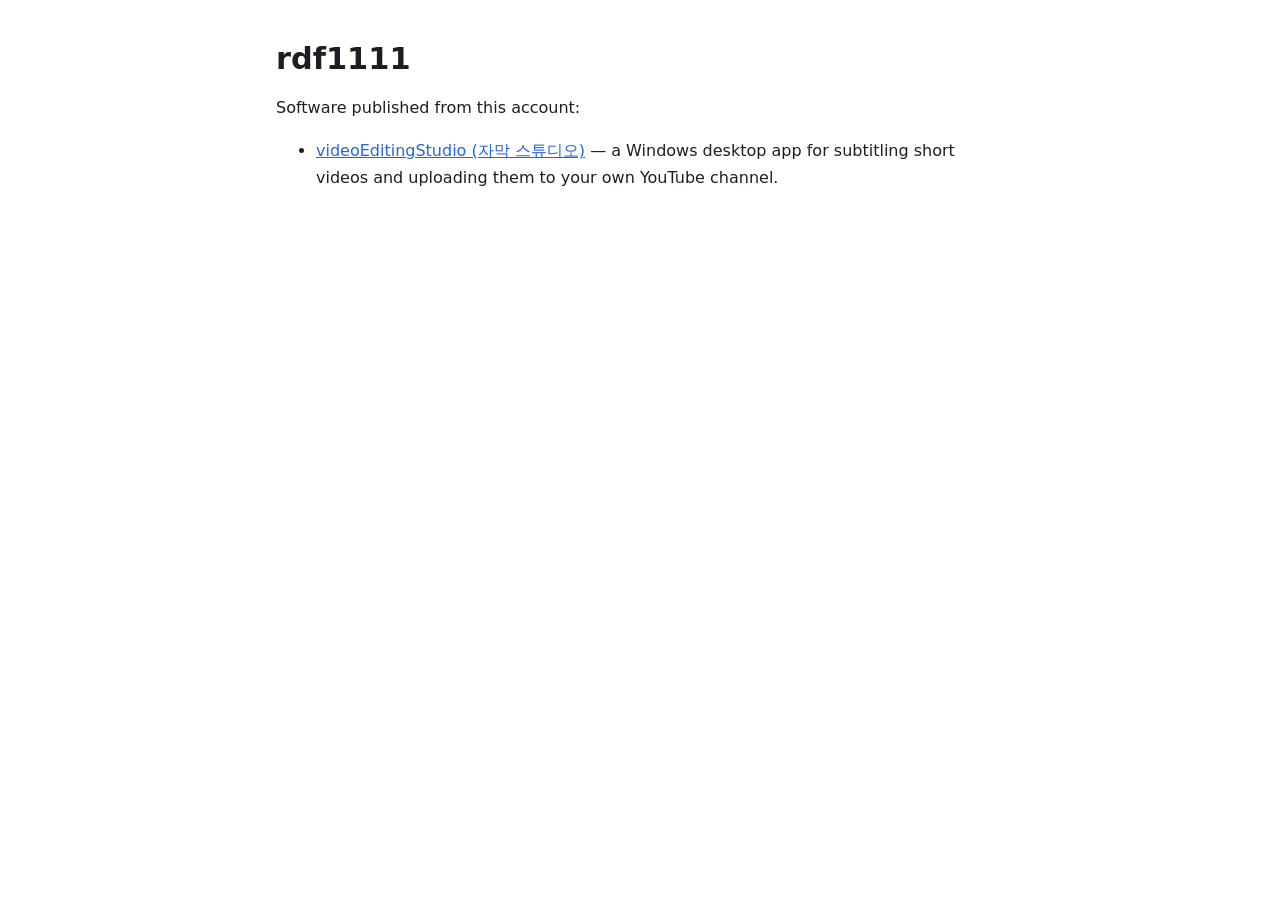
<file: index.html>
<!doctype html>
<html lang="en"><head><meta charset="utf-8"><meta name="viewport" content="width=device-width,initial-scale=1">
<title>rdf1111</title><link rel="icon" href="/subtitle-studio/favicon.ico" sizes="any"><link rel="icon" type="image/png" sizes="32x32" href="/subtitle-studio/img/favicon-32.png"><link rel="apple-touch-icon" href="/subtitle-studio/img/apple-touch-icon.png"><link rel="stylesheet" href="/style.css"></head>
<body><main>
<h1>rdf1111</h1>
<p>Software published from this account:</p>
<ul><li><a href="/subtitle-studio/">videoEditingStudio (자막 스튜디오)</a> — a Windows desktop app for subtitling short videos and uploading them to your own YouTube channel.</li></ul>
</main></body></html>
</file>
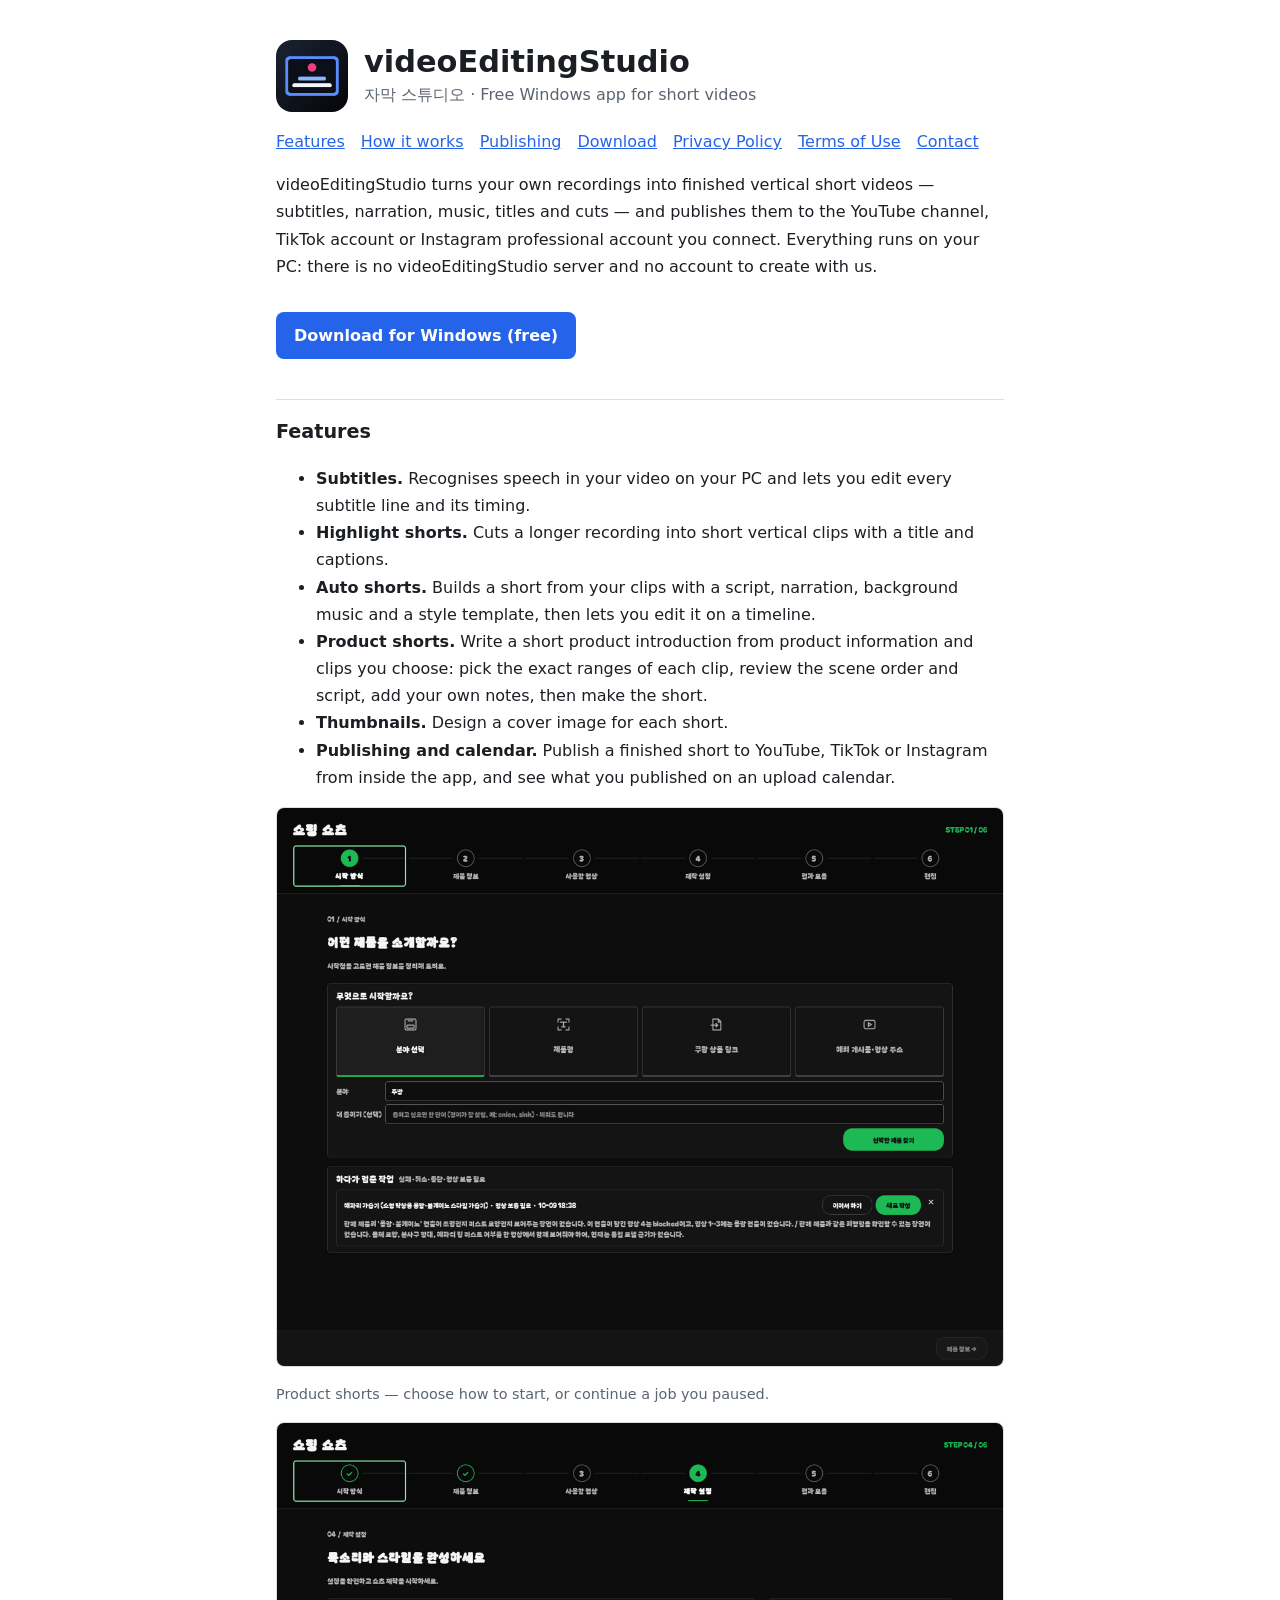
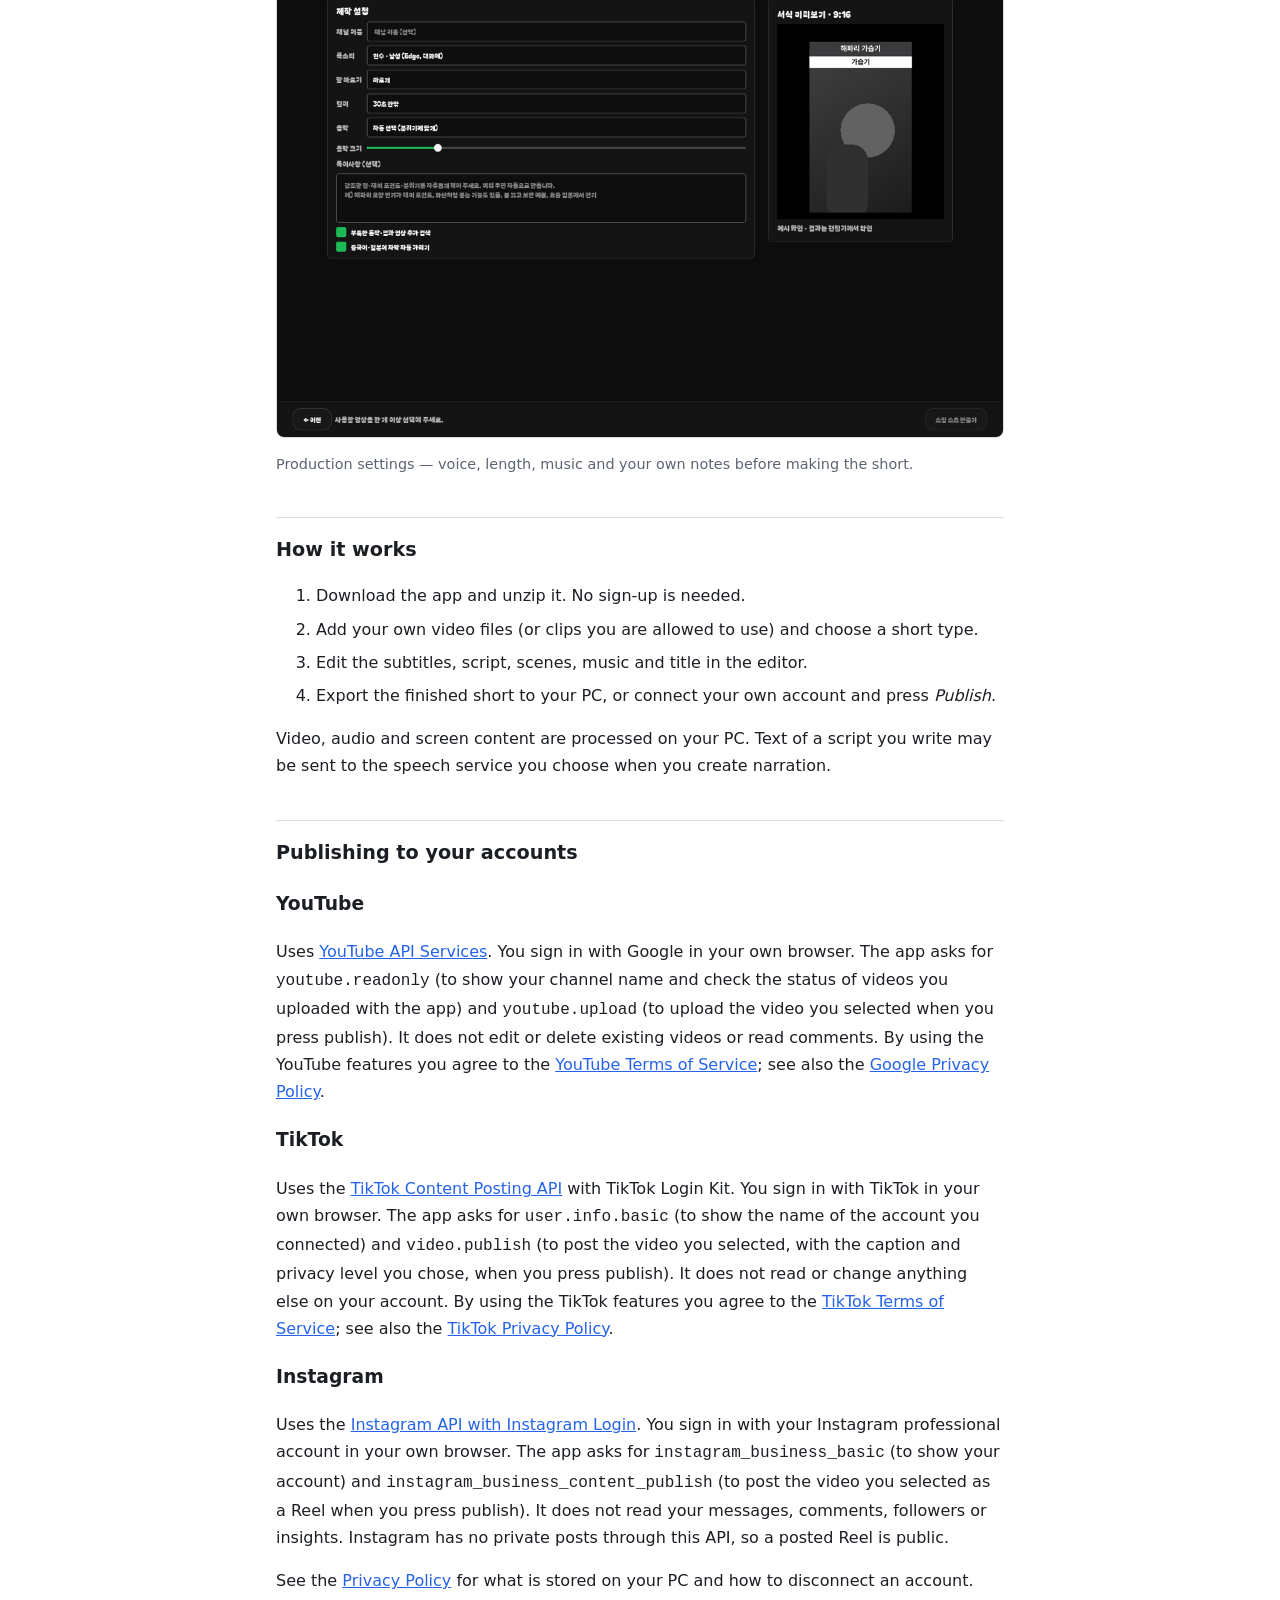
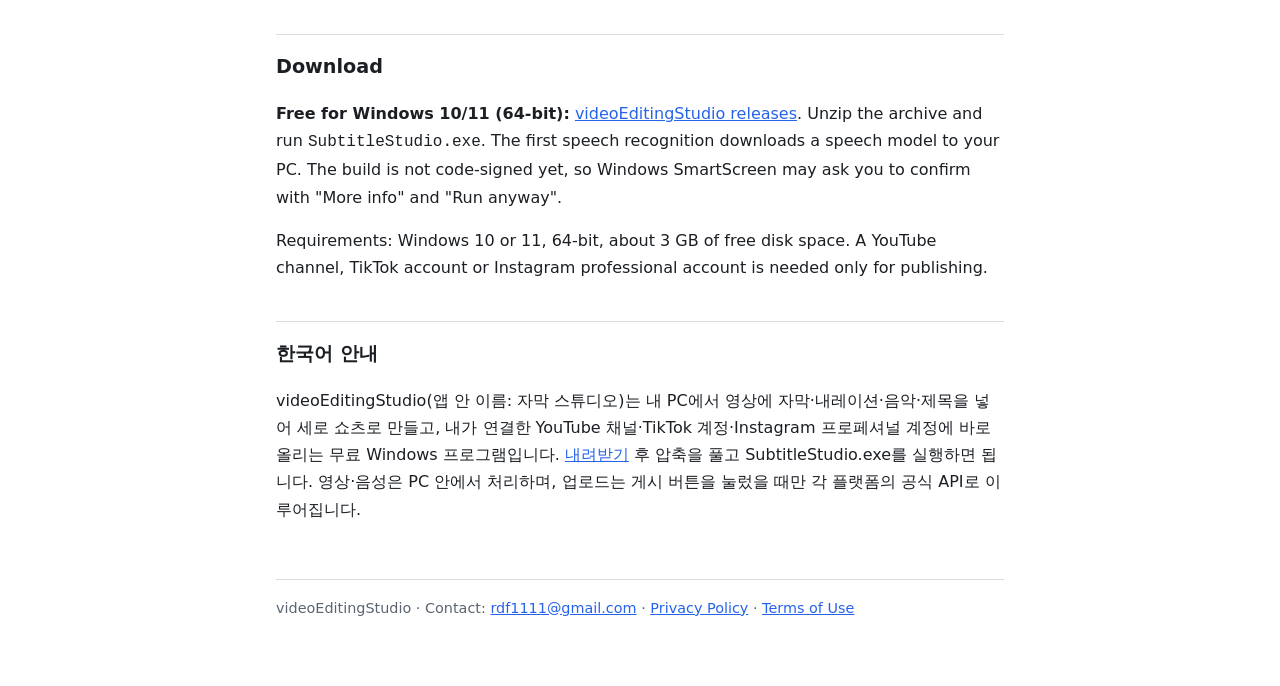
<file: subtitle-studio/index.html>
<!doctype html>
<html lang="en"><head><meta charset="utf-8"><meta name="viewport" content="width=device-width,initial-scale=1">
<title>videoEditingStudio (자막 스튜디오)</title>
<meta name="description" content="videoEditingStudio is a free Windows desktop app that subtitles and edits short videos on your own PC and publishes them to your own YouTube channel, TikTok account or Instagram professional account.">
<link rel="icon" href="/subtitle-studio/favicon.ico" sizes="any">
<link rel="icon" type="image/png" sizes="32x32" href="/subtitle-studio/img/favicon-32.png">
<link rel="apple-touch-icon" href="/subtitle-studio/img/apple-touch-icon.png">
<link rel="stylesheet" href="/style.css">
<style>
.brand{display:flex;align-items:center;gap:16px;margin:0 0 8px}
.brand img{width:72px;height:72px;border-radius:16px}
.brand h1{margin:0}
.cta{display:inline-block;margin:16px 0 0;padding:10px 18px;border-radius:8px;background:var(--accent);color:#fff;text-decoration:none;font-weight:600}
.shot{margin:16px 0}
.shot img{width:100%;height:auto;border:1px solid var(--line);border-radius:8px}
.shot figcaption{color:var(--muted);font-size:.9rem;margin-top:6px}
ol.steps li{margin:6px 0}
</style>
</head>
<body><main>
<div class="brand"><img src="/subtitle-studio/img/app-icon.png" alt="videoEditingStudio app icon" width="72" height="72"><div><h1>videoEditingStudio</h1><p class="muted" style="margin:0">자막 스튜디오 · Free Windows app for short videos</p></div></div>
<nav><a href="#features">Features</a><a href="#how">How it works</a><a href="#platforms">Publishing</a><a href="#download">Download</a><a href="/subtitle-studio/privacy.html">Privacy Policy</a><a href="/subtitle-studio/terms.html">Terms of Use</a><a href="mailto:rdf1111@gmail.com">Contact</a></nav>

<p>videoEditingStudio turns your own recordings into finished vertical short videos — subtitles, narration, music, titles and cuts — and publishes them to the YouTube channel, TikTok account or Instagram professional account you connect. Everything runs on your PC: there is no videoEditingStudio server and no account to create with us.</p>
<a class="cta" href="https://github.com/rdf1111/videoEditingStudio/releases/latest">Download for Windows (free)</a>

<h2 id="features">Features</h2>
<ul>
<li><strong>Subtitles.</strong> Recognises speech in your video on your PC and lets you edit every subtitle line and its timing.</li>
<li><strong>Highlight shorts.</strong> Cuts a longer recording into short vertical clips with a title and captions.</li>
<li><strong>Auto shorts.</strong> Builds a short from your clips with a script, narration, background music and a style template, then lets you edit it on a timeline.</li>
<li><strong>Product shorts.</strong> Write a short product introduction from product information and clips you choose: pick the exact ranges of each clip, review the scene order and script, add your own notes, then make the short.</li>
<li><strong>Thumbnails.</strong> Design a cover image for each short.</li>
<li><strong>Publishing and calendar.</strong> Publish a finished short to YouTube, TikTok or Instagram from inside the app, and see what you published on an upload calendar.</li>
</ul>

<figure class="shot"><img src="/subtitle-studio/img/start.png" alt="Product shorts: choosing how to start a new short" loading="lazy"><figcaption>Product shorts — choose how to start, or continue a job you paused.</figcaption></figure>
<figure class="shot"><img src="/subtitle-studio/img/settings.png" alt="Production settings with voice, length, music and notes" loading="lazy"><figcaption>Production settings — voice, length, music and your own notes before making the short.</figcaption></figure>

<h2 id="how">How it works</h2>
<ol class="steps">
<li>Download the app and unzip it. No sign-up is needed.</li>
<li>Add your own video files (or clips you are allowed to use) and choose a short type.</li>
<li>Edit the subtitles, script, scenes, music and title in the editor.</li>
<li>Export the finished short to your PC, or connect your own account and press <em>Publish</em>.</li>
</ol>
<p>Video, audio and screen content are processed on your PC. Text of a script you write may be sent to the speech service you choose when you create narration.</p>

<h2 id="platforms">Publishing to your accounts</h2>
<h3>YouTube</h3>
<p>Uses <a href="https://developers.google.com/youtube">YouTube API Services</a>. You sign in with Google in your own browser. The app asks for <code>youtube.readonly</code> (to show your channel name and check the status of videos you uploaded with the app) and <code>youtube.upload</code> (to upload the video you selected when you press publish). It does not edit or delete existing videos or read comments. By using the YouTube features you agree to the <a href="https://www.youtube.com/t/terms">YouTube Terms of Service</a>; see also the <a href="http://www.google.com/policies/privacy">Google Privacy Policy</a>.</p>
<h3>TikTok</h3>
<p>Uses the <a href="https://developers.tiktok.com/doc/content-posting-api-get-started">TikTok Content Posting API</a> with TikTok Login Kit. You sign in with TikTok in your own browser. The app asks for <code>user.info.basic</code> (to show the name of the account you connected) and <code>video.publish</code> (to post the video you selected, with the caption and privacy level you chose, when you press publish). It does not read or change anything else on your account. By using the TikTok features you agree to the <a href="https://www.tiktok.com/legal/terms-of-service">TikTok Terms of Service</a>; see also the <a href="https://www.tiktok.com/legal/privacy-policy">TikTok Privacy Policy</a>.</p>
<h3>Instagram</h3>
<p>Uses the <a href="https://developers.facebook.com/docs/instagram-platform/content-publishing/">Instagram API with Instagram Login</a>. You sign in with your Instagram professional account in your own browser. The app asks for <code>instagram_business_basic</code> (to show your account) and <code>instagram_business_content_publish</code> (to post the video you selected as a Reel when you press publish). It does not read your messages, comments, followers or insights. Instagram has no private posts through this API, so a posted Reel is public.</p>
<p>See the <a href="/subtitle-studio/privacy.html">Privacy Policy</a> for what is stored on your PC and how to disconnect an account.</p>

<h2 id="download">Download</h2>
<p><strong>Free for Windows 10/11 (64-bit):</strong> <a href="https://github.com/rdf1111/videoEditingStudio/releases/latest">videoEditingStudio releases</a>. Unzip the archive and run <code>SubtitleStudio.exe</code>. The first speech recognition downloads a speech model to your PC. The build is not code-signed yet, so Windows SmartScreen may ask you to confirm with "More info" and "Run anyway".</p>
<p>Requirements: Windows 10 or 11, 64-bit, about 3 GB of free disk space. A YouTube channel, TikTok account or Instagram professional account is needed only for publishing.</p>

<h2>한국어 안내</h2>
<p>videoEditingStudio(앱 안 이름: 자막 스튜디오)는 내 PC에서 영상에 자막·내레이션·음악·제목을 넣어 세로 쇼츠로 만들고, 내가 연결한 YouTube 채널·TikTok 계정·Instagram 프로페셔널 계정에 바로 올리는 무료 Windows 프로그램입니다. <a href="https://github.com/rdf1111/videoEditingStudio/releases/latest">내려받기</a> 후 압축을 풀고 SubtitleStudio.exe를 실행하면 됩니다. 영상·음성은 PC 안에서 처리하며, 업로드는 게시 버튼을 눌렀을 때만 각 플랫폼의 공식 API로 이루어집니다.</p>

<footer>videoEditingStudio · Contact: <a href="mailto:rdf1111@gmail.com">rdf1111@gmail.com</a> · <a href="/subtitle-studio/privacy.html">Privacy Policy</a> · <a href="/subtitle-studio/terms.html">Terms of Use</a></footer>
</main></body></html>
</file>
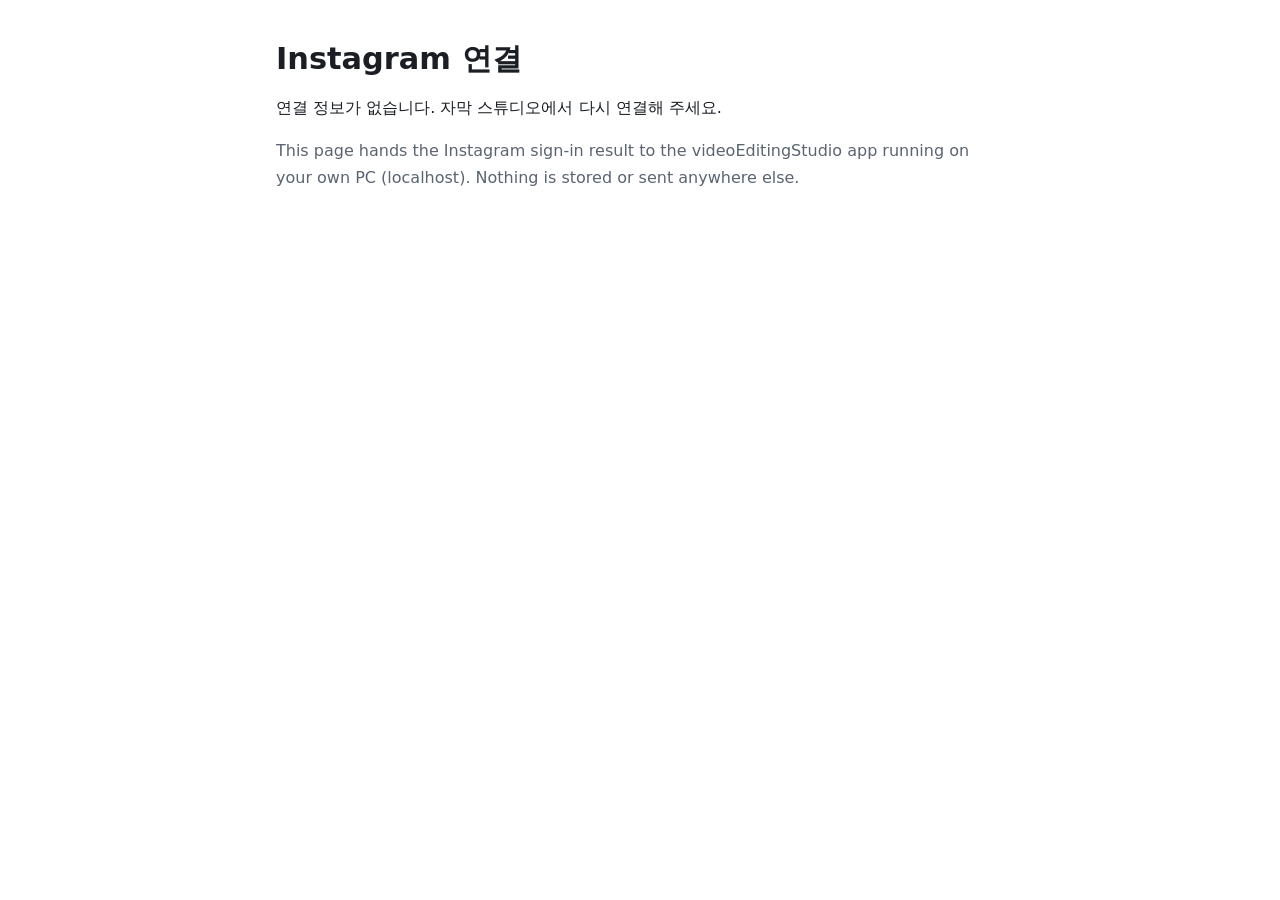
<file: subtitle-studio/instagram-callback.html>
<!doctype html>
<html lang="ko"><head><meta charset="utf-8"><meta name="viewport" content="width=device-width,initial-scale=1">
<meta name="referrer" content="no-referrer">
<title>videoEditingStudio · Instagram</title><link rel="icon" href="/subtitle-studio/favicon.ico" sizes="any"><link rel="icon" type="image/png" sizes="32x32" href="/subtitle-studio/img/favicon-32.png"><link rel="apple-touch-icon" href="/subtitle-studio/img/apple-touch-icon.png"><link rel="stylesheet" href="/style.css"></head>
<body><main>
<h1>Instagram 연결</h1>
<p id="note">자막 스튜디오로 돌아가는 중입니다…</p>
<p class="muted">This page hands the Instagram sign-in result to the videoEditingStudio app running on your own PC (localhost). Nothing is stored or sent anywhere else.</p>
<script>
(function () {
  var query = window.location.search;
  if (!/[?&](code|error)=/.test(query) || !/[?&]state=/.test(query)) {
    document.getElementById('note').textContent = '연결 정보가 없습니다. 자막 스튜디오에서 다시 연결해 주세요.';
    return;
  }
  window.location.replace('http://localhost:51947/callback/' + query);
})();
</script>
</main></body></html>
</file>
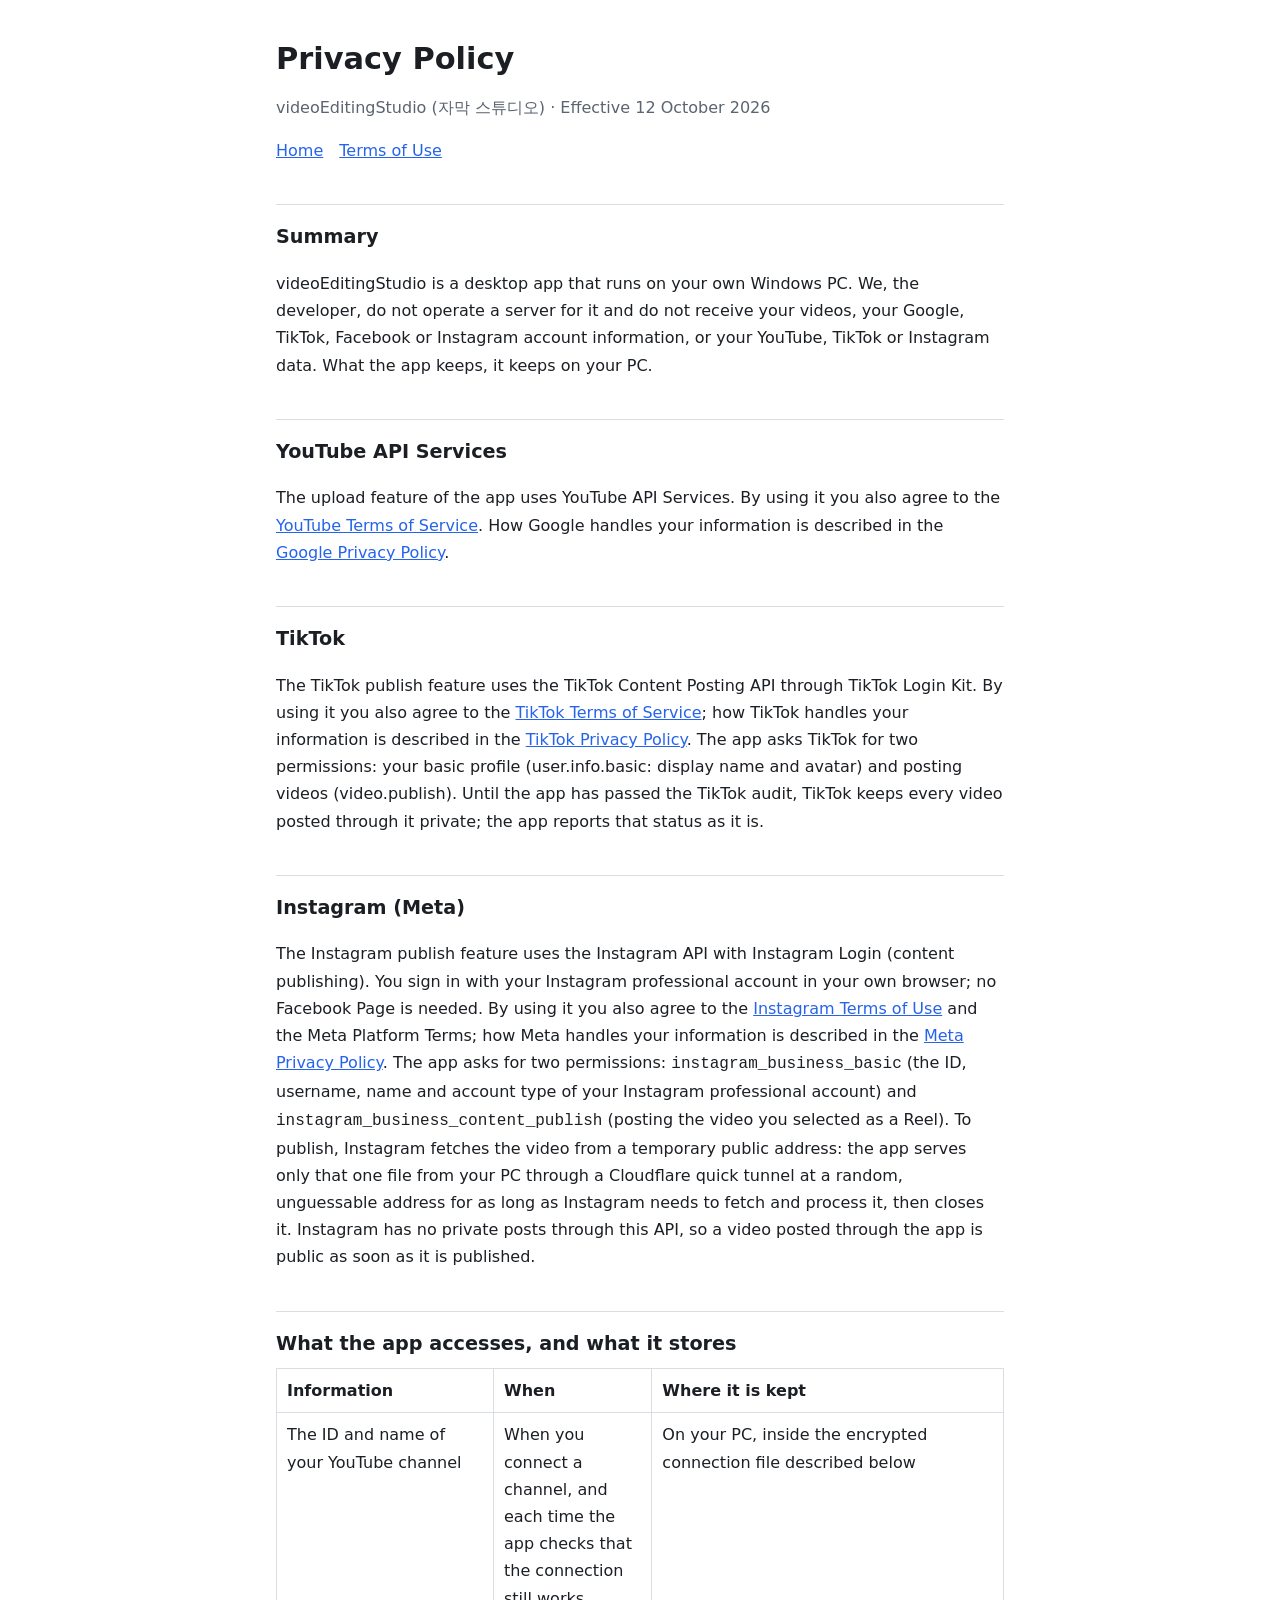
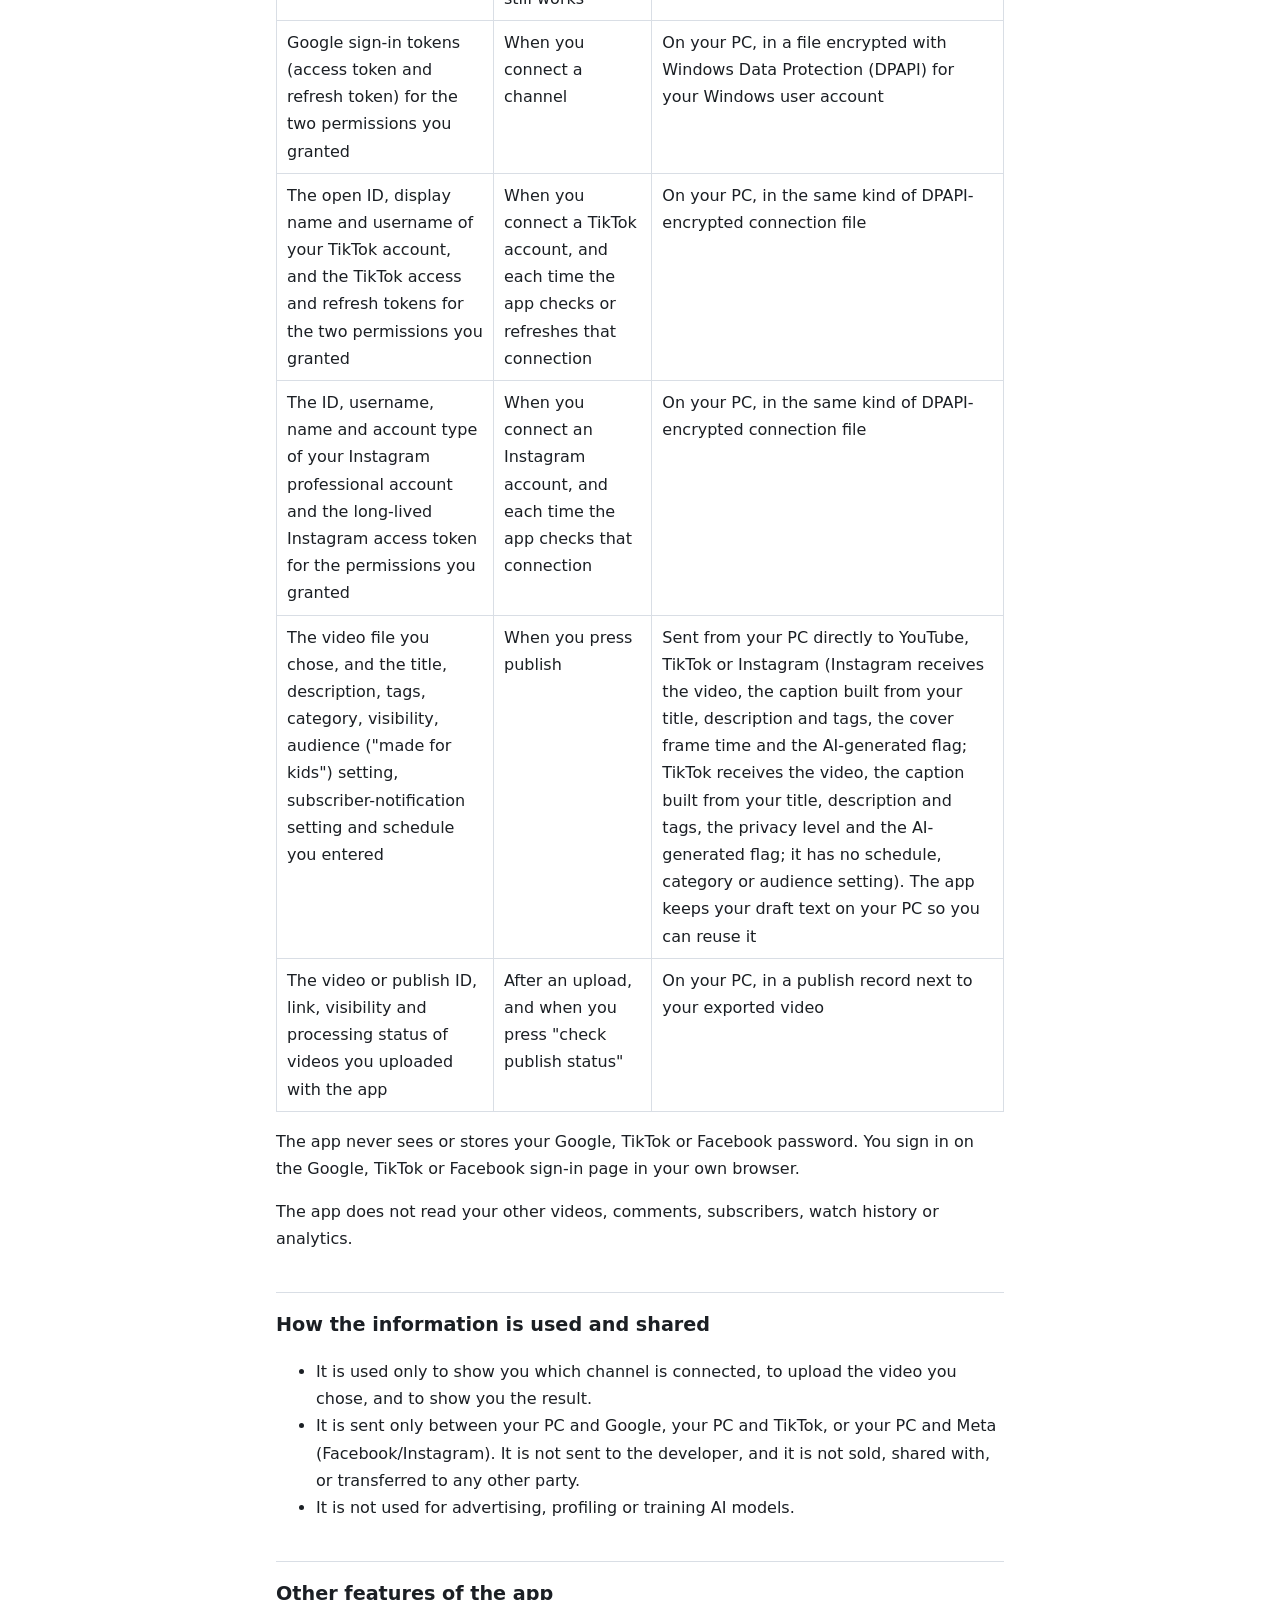
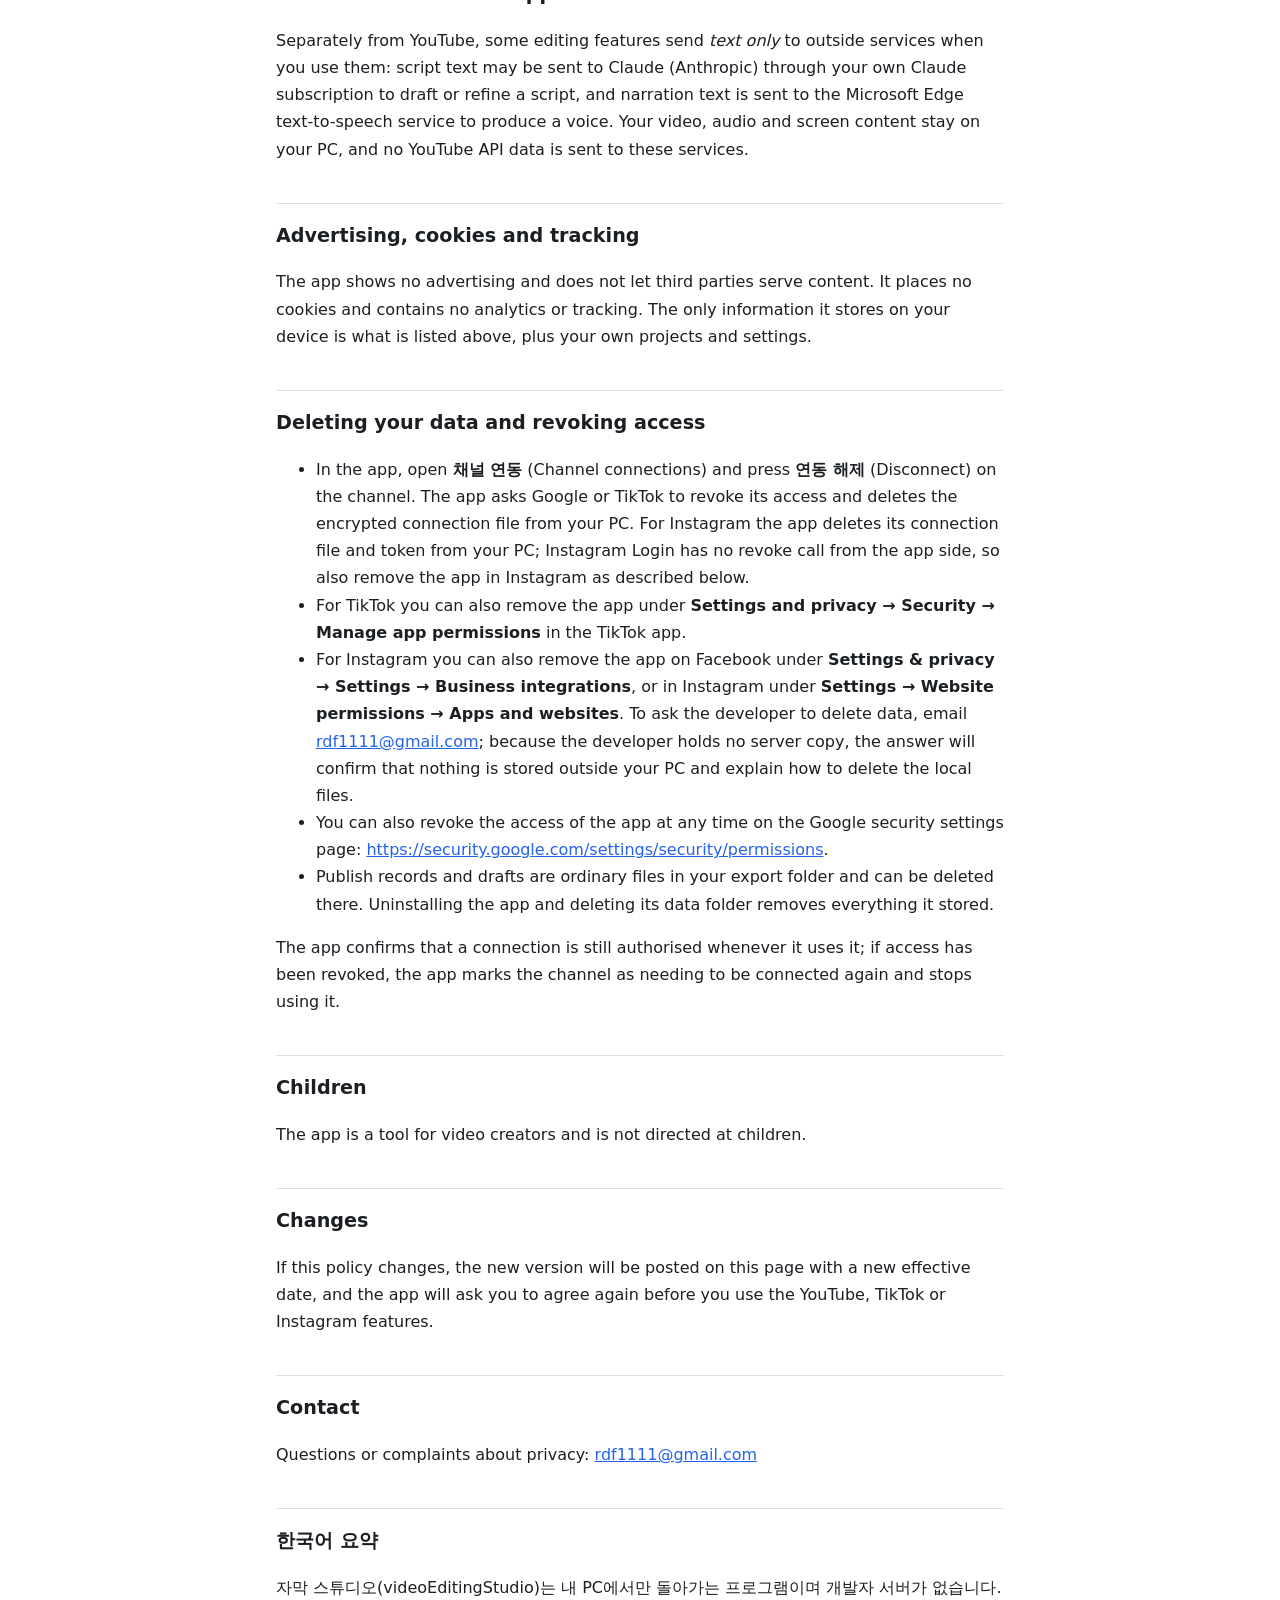
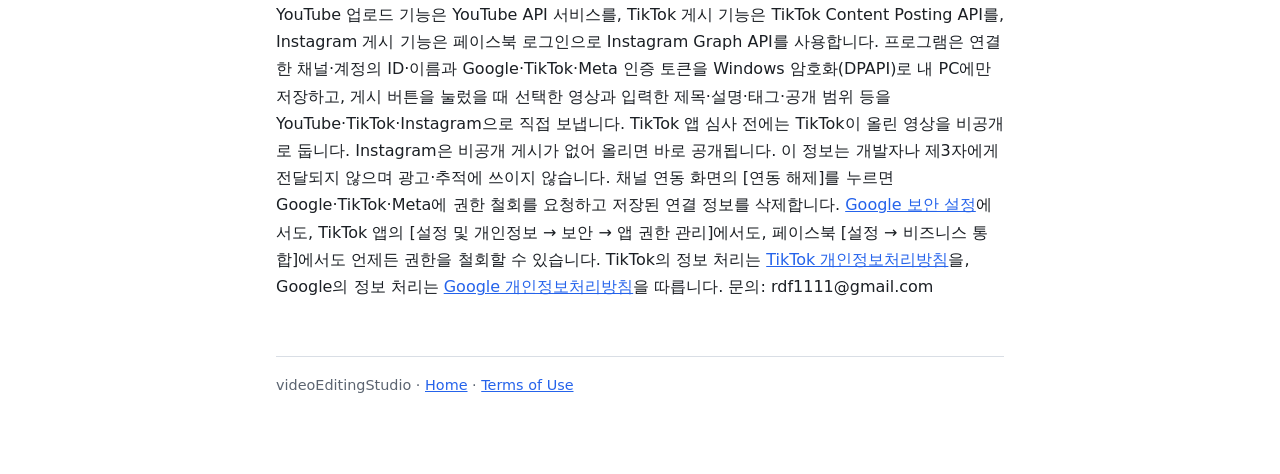
<file: subtitle-studio/privacy.html>
<!doctype html>
<html lang="en"><head><meta charset="utf-8"><meta name="viewport" content="width=device-width,initial-scale=1">
<title>Privacy Policy — videoEditingStudio</title><link rel="icon" href="/subtitle-studio/favicon.ico" sizes="any"><link rel="icon" type="image/png" sizes="32x32" href="/subtitle-studio/img/favicon-32.png"><link rel="apple-touch-icon" href="/subtitle-studio/img/apple-touch-icon.png"><link rel="stylesheet" href="/style.css"></head>
<body><main>
<h1>Privacy Policy</h1>
<p class="muted">videoEditingStudio (자막 스튜디오) · Effective 12 October 2026</p>
<nav><a href="/subtitle-studio/">Home</a><a href="/subtitle-studio/terms.html">Terms of Use</a></nav>

<h2>Summary</h2>
<p>videoEditingStudio is a desktop app that runs on your own Windows PC. We, the developer, do not operate a server for it and do not receive your videos, your Google, TikTok, Facebook or Instagram account information, or your YouTube, TikTok or Instagram data. What the app keeps, it keeps on your PC.</p>

<h2>YouTube API Services</h2>
<p>The upload feature of the app uses YouTube API Services. By using it you also agree to the <a href="https://www.youtube.com/t/terms">YouTube Terms of Service</a>. How Google handles your information is described in the <a href="http://www.google.com/policies/privacy">Google Privacy Policy</a>.</p>

<h2>TikTok</h2>
<p>The TikTok publish feature uses the TikTok Content Posting API through TikTok Login Kit. By using it you also agree to the <a href="https://www.tiktok.com/legal/terms-of-service">TikTok Terms of Service</a>; how TikTok handles your information is described in the <a href="https://www.tiktok.com/legal/privacy-policy">TikTok Privacy Policy</a>. The app asks TikTok for two permissions: your basic profile (user.info.basic: display name and avatar) and posting videos (video.publish). Until the app has passed the TikTok audit, TikTok keeps every video posted through it private; the app reports that status as it is.</p>

<h2>Instagram (Meta)</h2>
<p>The Instagram publish feature uses the Instagram API with Instagram Login (content publishing). You sign in with your Instagram professional account in your own browser; no Facebook Page is needed. By using it you also agree to the <a href="https://help.instagram.com/581066165581870">Instagram Terms of Use</a> and the Meta Platform Terms; how Meta handles your information is described in the <a href="https://www.facebook.com/privacy/policy/">Meta Privacy Policy</a>. The app asks for two permissions: <code>instagram_business_basic</code> (the ID, username, name and account type of your Instagram professional account) and <code>instagram_business_content_publish</code> (posting the video you selected as a Reel). To publish, Instagram fetches the video from a temporary public address: the app serves only that one file from your PC through a Cloudflare quick tunnel at a random, unguessable address for as long as Instagram needs to fetch and process it, then closes it. Instagram has no private posts through this API, so a video posted through the app is public as soon as it is published.</p>

<h2>What the app accesses, and what it stores</h2>
<table>
<tr><th>Information</th><th>When</th><th>Where it is kept</th></tr>
<tr><td>The ID and name of your YouTube channel</td><td>When you connect a channel, and each time the app checks that the connection still works</td><td>On your PC, inside the encrypted connection file described below</td></tr>
<tr><td>Google sign-in tokens (access token and refresh token) for the two permissions you granted</td><td>When you connect a channel</td><td>On your PC, in a file encrypted with Windows Data Protection (DPAPI) for your Windows user account</td></tr>
<tr><td>The open ID, display name and username of your TikTok account, and the TikTok access and refresh tokens for the two permissions you granted</td><td>When you connect a TikTok account, and each time the app checks or refreshes that connection</td><td>On your PC, in the same kind of DPAPI-encrypted connection file</td></tr>
<tr><td>The ID, username, name and account type of your Instagram professional account and the long-lived Instagram access token for the permissions you granted</td><td>When you connect an Instagram account, and each time the app checks that connection</td><td>On your PC, in the same kind of DPAPI-encrypted connection file</td></tr>
<tr><td>The video file you chose, and the title, description, tags, category, visibility, audience ("made for kids") setting, subscriber-notification setting and schedule you entered</td><td>When you press publish</td><td>Sent from your PC directly to YouTube, TikTok or Instagram (Instagram receives the video, the caption built from your title, description and tags, the cover frame time and the AI-generated flag; TikTok receives the video, the caption built from your title, description and tags, the privacy level and the AI-generated flag; it has no schedule, category or audience setting). The app keeps your draft text on your PC so you can reuse it</td></tr>
<tr><td>The video or publish ID, link, visibility and processing status of videos you uploaded with the app</td><td>After an upload, and when you press "check publish status"</td><td>On your PC, in a publish record next to your exported video</td></tr>
</table>
<p>The app never sees or stores your Google, TikTok or Facebook password. You sign in on the Google, TikTok or Facebook sign-in page in your own browser.</p>
<p>The app does not read your other videos, comments, subscribers, watch history or analytics.</p>

<h2>How the information is used and shared</h2>
<ul>
<li>It is used only to show you which channel is connected, to upload the video you chose, and to show you the result.</li>
<li>It is sent only between your PC and Google, your PC and TikTok, or your PC and Meta (Facebook/Instagram). It is not sent to the developer, and it is not sold, shared with, or transferred to any other party.</li>
<li>It is not used for advertising, profiling or training AI models.</li>
</ul>

<h2>Other features of the app</h2>
<p>Separately from YouTube, some editing features send <em>text only</em> to outside services when you use them: script text may be sent to Claude (Anthropic) through your own Claude subscription to draft or refine a script, and narration text is sent to the Microsoft Edge text-to-speech service to produce a voice. Your video, audio and screen content stay on your PC, and no YouTube API data is sent to these services.</p>

<h2>Advertising, cookies and tracking</h2>
<p>The app shows no advertising and does not let third parties serve content. It places no cookies and contains no analytics or tracking. The only information it stores on your device is what is listed above, plus your own projects and settings.</p>

<h2 id="data-deletion">Deleting your data and revoking access</h2>
<ul>
<li>In the app, open <strong>채널 연동</strong> (Channel connections) and press <strong>연동 해제</strong> (Disconnect) on the channel. The app asks Google or TikTok to revoke its access and deletes the encrypted connection file from your PC. For Instagram the app deletes its connection file and token from your PC; Instagram Login has no revoke call from the app side, so also remove the app in Instagram as described below.</li>
<li>For TikTok you can also remove the app under <strong>Settings and privacy → Security → Manage app permissions</strong> in the TikTok app.</li>
<li>For Instagram you can also remove the app on Facebook under <strong>Settings &amp; privacy → Settings → Business integrations</strong>, or in Instagram under <strong>Settings → Website permissions → Apps and websites</strong>. To ask the developer to delete data, email <a href="mailto:rdf1111@gmail.com">rdf1111@gmail.com</a>; because the developer holds no server copy, the answer will confirm that nothing is stored outside your PC and explain how to delete the local files.</li>
<li>You can also revoke the access of the app at any time on the Google security settings page: <a href="https://security.google.com/settings/security/permissions">https://security.google.com/settings/security/permissions</a>.</li>
<li>Publish records and drafts are ordinary files in your export folder and can be deleted there. Uninstalling the app and deleting its data folder removes everything it stored.</li>
</ul>
<p>The app confirms that a connection is still authorised whenever it uses it; if access has been revoked, the app marks the channel as needing to be connected again and stops using it.</p>

<h2>Children</h2>
<p>The app is a tool for video creators and is not directed at children.</p>

<h2>Changes</h2>
<p>If this policy changes, the new version will be posted on this page with a new effective date, and the app will ask you to agree again before you use the YouTube, TikTok or Instagram features.</p>

<h2>Contact</h2>
<p>Questions or complaints about privacy: <a href="mailto:rdf1111@gmail.com">rdf1111@gmail.com</a></p>

<h2>한국어 요약</h2>
<p>자막 스튜디오(videoEditingStudio)는 내 PC에서만 돌아가는 프로그램이며 개발자 서버가 없습니다. YouTube 업로드 기능은 YouTube API 서비스를, TikTok 게시 기능은 TikTok Content Posting API를, Instagram 게시 기능은 페이스북 로그인으로 Instagram Graph API를 사용합니다. 프로그램은 연결한 채널·계정의 ID·이름과 Google·TikTok·Meta 인증 토큰을 Windows 암호화(DPAPI)로 내 PC에만 저장하고, 게시 버튼을 눌렀을 때 선택한 영상과 입력한 제목·설명·태그·공개 범위 등을 YouTube·TikTok·Instagram으로 직접 보냅니다. TikTok 앱 심사 전에는 TikTok이 올린 영상을 비공개로 둡니다. Instagram은 비공개 게시가 없어 올리면 바로 공개됩니다. 이 정보는 개발자나 제3자에게 전달되지 않으며 광고·추적에 쓰이지 않습니다. 채널 연동 화면의 [연동 해제]를 누르면 Google·TikTok·Meta에 권한 철회를 요청하고 저장된 연결 정보를 삭제합니다. <a href="https://security.google.com/settings/security/permissions">Google 보안 설정</a>에서도, TikTok 앱의 [설정 및 개인정보 → 보안 → 앱 권한 관리]에서도, 페이스북 [설정 → 비즈니스 통합]에서도 언제든 권한을 철회할 수 있습니다. TikTok의 정보 처리는 <a href="https://www.tiktok.com/legal/privacy-policy">TikTok 개인정보처리방침</a>을, Google의 정보 처리는 <a href="http://www.google.com/policies/privacy">Google 개인정보처리방침</a>을 따릅니다. 문의: rdf1111@gmail.com</p>

<footer>videoEditingStudio · <a href="/subtitle-studio/">Home</a> · <a href="/subtitle-studio/terms.html">Terms of Use</a></footer>
</main></body></html>
</file>
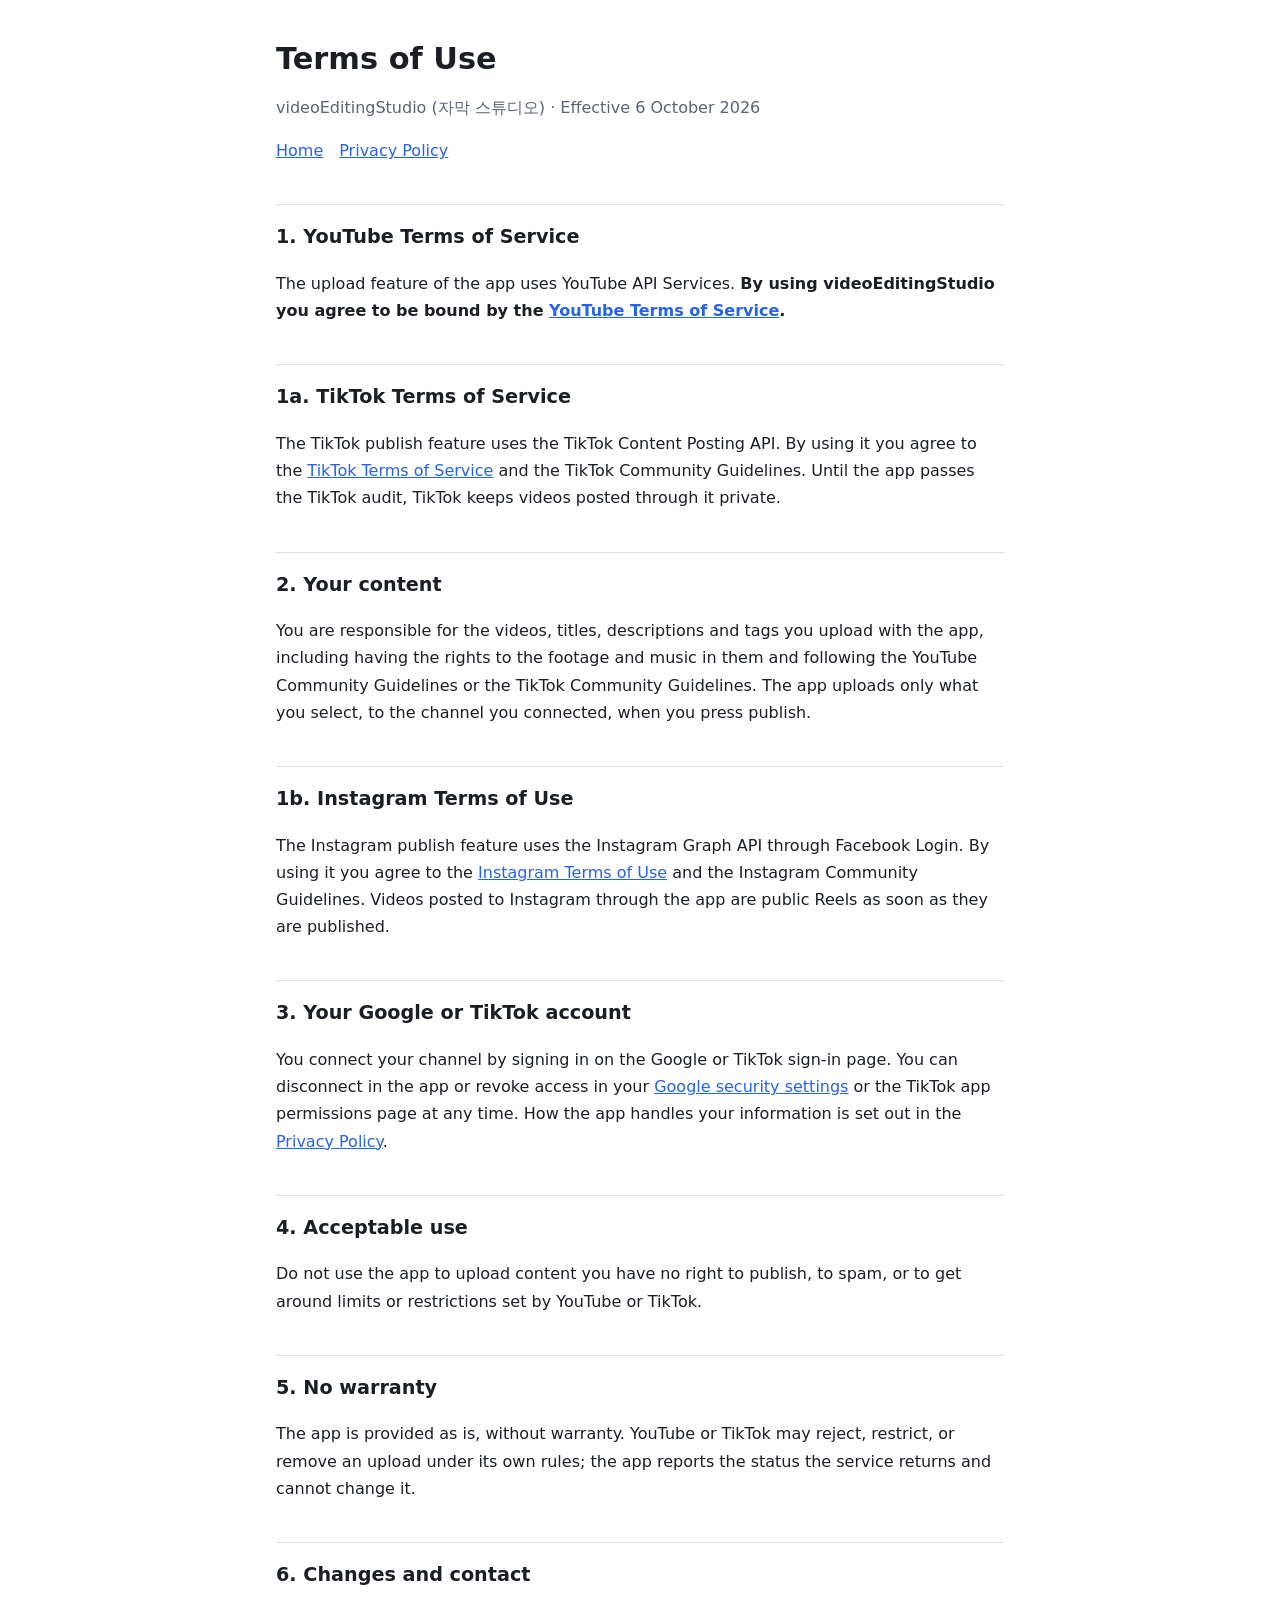
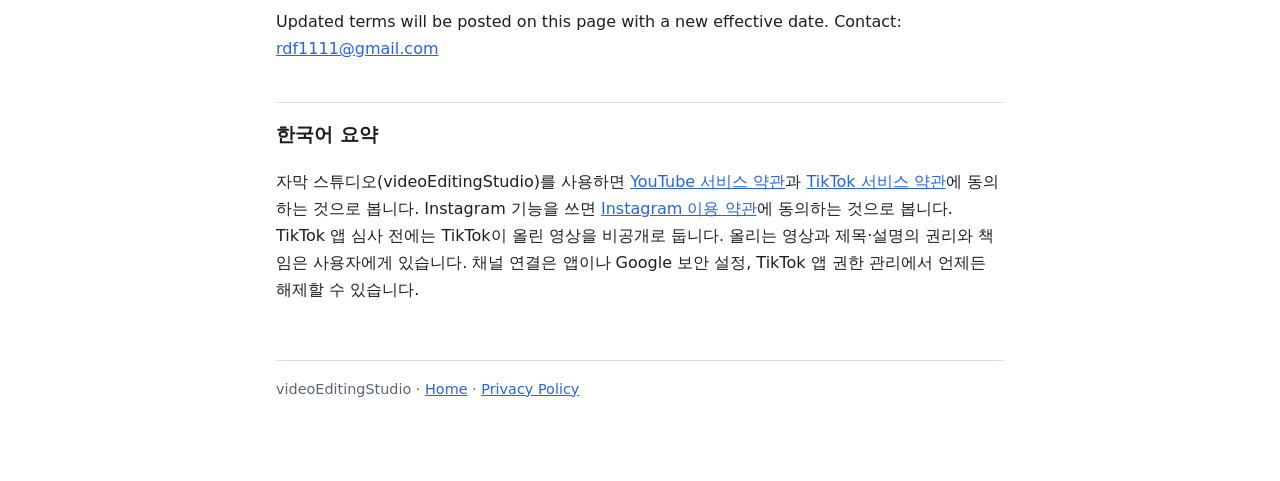
<file: subtitle-studio/terms.html>
<!doctype html>
<html lang="en"><head><meta charset="utf-8"><meta name="viewport" content="width=device-width,initial-scale=1">
<title>Terms of Use — videoEditingStudio</title><link rel="icon" href="/subtitle-studio/favicon.ico" sizes="any"><link rel="icon" type="image/png" sizes="32x32" href="/subtitle-studio/img/favicon-32.png"><link rel="apple-touch-icon" href="/subtitle-studio/img/apple-touch-icon.png"><link rel="stylesheet" href="/style.css"></head>
<body><main>
<h1>Terms of Use</h1>
<p class="muted">videoEditingStudio (자막 스튜디오) · Effective 6 October 2026</p>
<nav><a href="/subtitle-studio/">Home</a><a href="/subtitle-studio/privacy.html">Privacy Policy</a></nav>

<h2>1. YouTube Terms of Service</h2>
<p>The upload feature of the app uses YouTube API Services. <strong>By using videoEditingStudio you agree to be bound by the <a href="https://www.youtube.com/t/terms">YouTube Terms of Service</a>.</strong></p>

<h2>1a. TikTok Terms of Service</h2>
<p>The TikTok publish feature uses the TikTok Content Posting API. By using it you agree to the <a href="https://www.tiktok.com/legal/terms-of-service">TikTok Terms of Service</a> and the TikTok Community Guidelines. Until the app passes the TikTok audit, TikTok keeps videos posted through it private.</p>

<h2>2. Your content</h2>
<p>You are responsible for the videos, titles, descriptions and tags you upload with the app, including having the rights to the footage and music in them and following the YouTube Community Guidelines or the TikTok Community Guidelines. The app uploads only what you select, to the channel you connected, when you press publish.</p>

<h2>1b. Instagram Terms of Use</h2>
<p>The Instagram publish feature uses the Instagram Graph API through Facebook Login. By using it you agree to the <a href="https://help.instagram.com/581066165581870">Instagram Terms of Use</a> and the Instagram Community Guidelines. Videos posted to Instagram through the app are public Reels as soon as they are published.</p>

<h2>3. Your Google or TikTok account</h2>
<p>You connect your channel by signing in on the Google or TikTok sign-in page. You can disconnect in the app or revoke access in your <a href="https://security.google.com/settings/security/permissions">Google security settings</a> or the TikTok app permissions page at any time. How the app handles your information is set out in the <a href="/subtitle-studio/privacy.html">Privacy Policy</a>.</p>

<h2>4. Acceptable use</h2>
<p>Do not use the app to upload content you have no right to publish, to spam, or to get around limits or restrictions set by YouTube or TikTok.</p>

<h2>5. No warranty</h2>
<p>The app is provided as is, without warranty. YouTube or TikTok may reject, restrict, or remove an upload under its own rules; the app reports the status the service returns and cannot change it.</p>

<h2>6. Changes and contact</h2>
<p>Updated terms will be posted on this page with a new effective date. Contact: <a href="mailto:rdf1111@gmail.com">rdf1111@gmail.com</a></p>

<h2>한국어 요약</h2>
<p>자막 스튜디오(videoEditingStudio)를 사용하면 <a href="https://www.youtube.com/t/terms">YouTube 서비스 약관</a>과 <a href="https://www.tiktok.com/legal/terms-of-service">TikTok 서비스 약관</a>에 동의하는 것으로 봅니다. Instagram 기능을 쓰면 <a href="https://help.instagram.com/581066165581870">Instagram 이용 약관</a>에 동의하는 것으로 봅니다. TikTok 앱 심사 전에는 TikTok이 올린 영상을 비공개로 둡니다. 올리는 영상과 제목·설명의 권리와 책임은 사용자에게 있습니다. 채널 연결은 앱이나 Google 보안 설정, TikTok 앱 권한 관리에서 언제든 해제할 수 있습니다.</p>

<footer>videoEditingStudio · <a href="/subtitle-studio/">Home</a> · <a href="/subtitle-studio/privacy.html">Privacy Policy</a></footer>
</main></body></html>
</file>
<file: style.css>
:root{color-scheme:light dark;--bg:#fff;--fg:#1b1f24;--muted:#5b6470;--line:#d9dee5;--accent:#2563eb}
@media (prefers-color-scheme:dark){:root{--bg:#0e1116;--fg:#e8ebf0;--muted:#9aa4b2;--line:#2a313c;--accent:#7aa7ff}}
*{box-sizing:border-box}
body{margin:0;background:var(--bg);color:var(--fg);font:16px/1.7 system-ui,-apple-system,"Segoe UI","Malgun Gothic",sans-serif}
main{max-width:760px;margin:0 auto;padding:40px 16px 80px}
h1{font-size:1.9rem;line-height:1.25;margin:0 0 8px}
h2{font-size:1.2rem;margin:40px 0 8px;padding-top:16px;border-top:1px solid var(--line)}
p,li{color:var(--fg)} .muted{color:var(--muted)}
a{color:var(--accent)}
nav{display:flex;flex-wrap:wrap;gap:16px;margin:16px 0 0;padding:0}
footer{margin-top:56px;padding-top:16px;border-top:1px solid var(--line);font-size:.9rem;color:var(--muted)}
table{border-collapse:collapse;width:100%;display:block;overflow-x:auto}
th,td{border:1px solid var(--line);padding:8px 10px;text-align:left;vertical-align:top}
</file>
